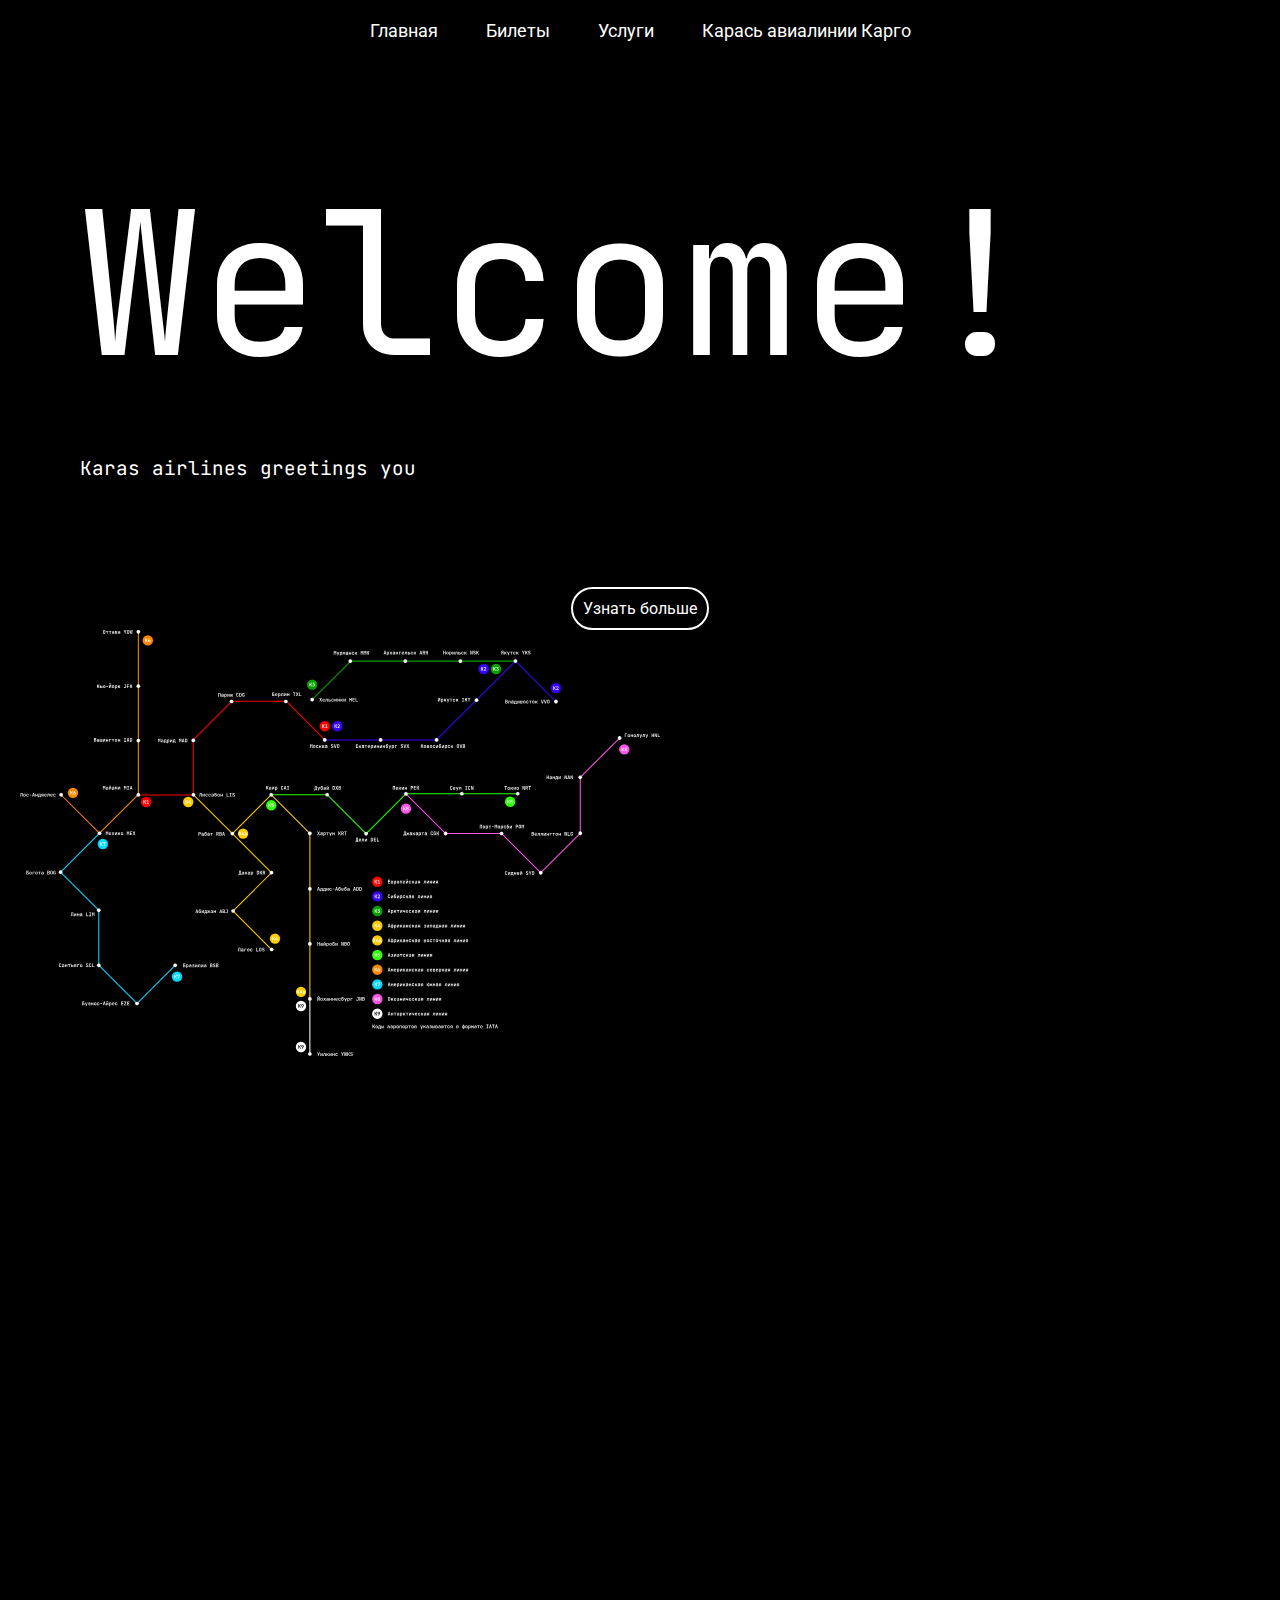
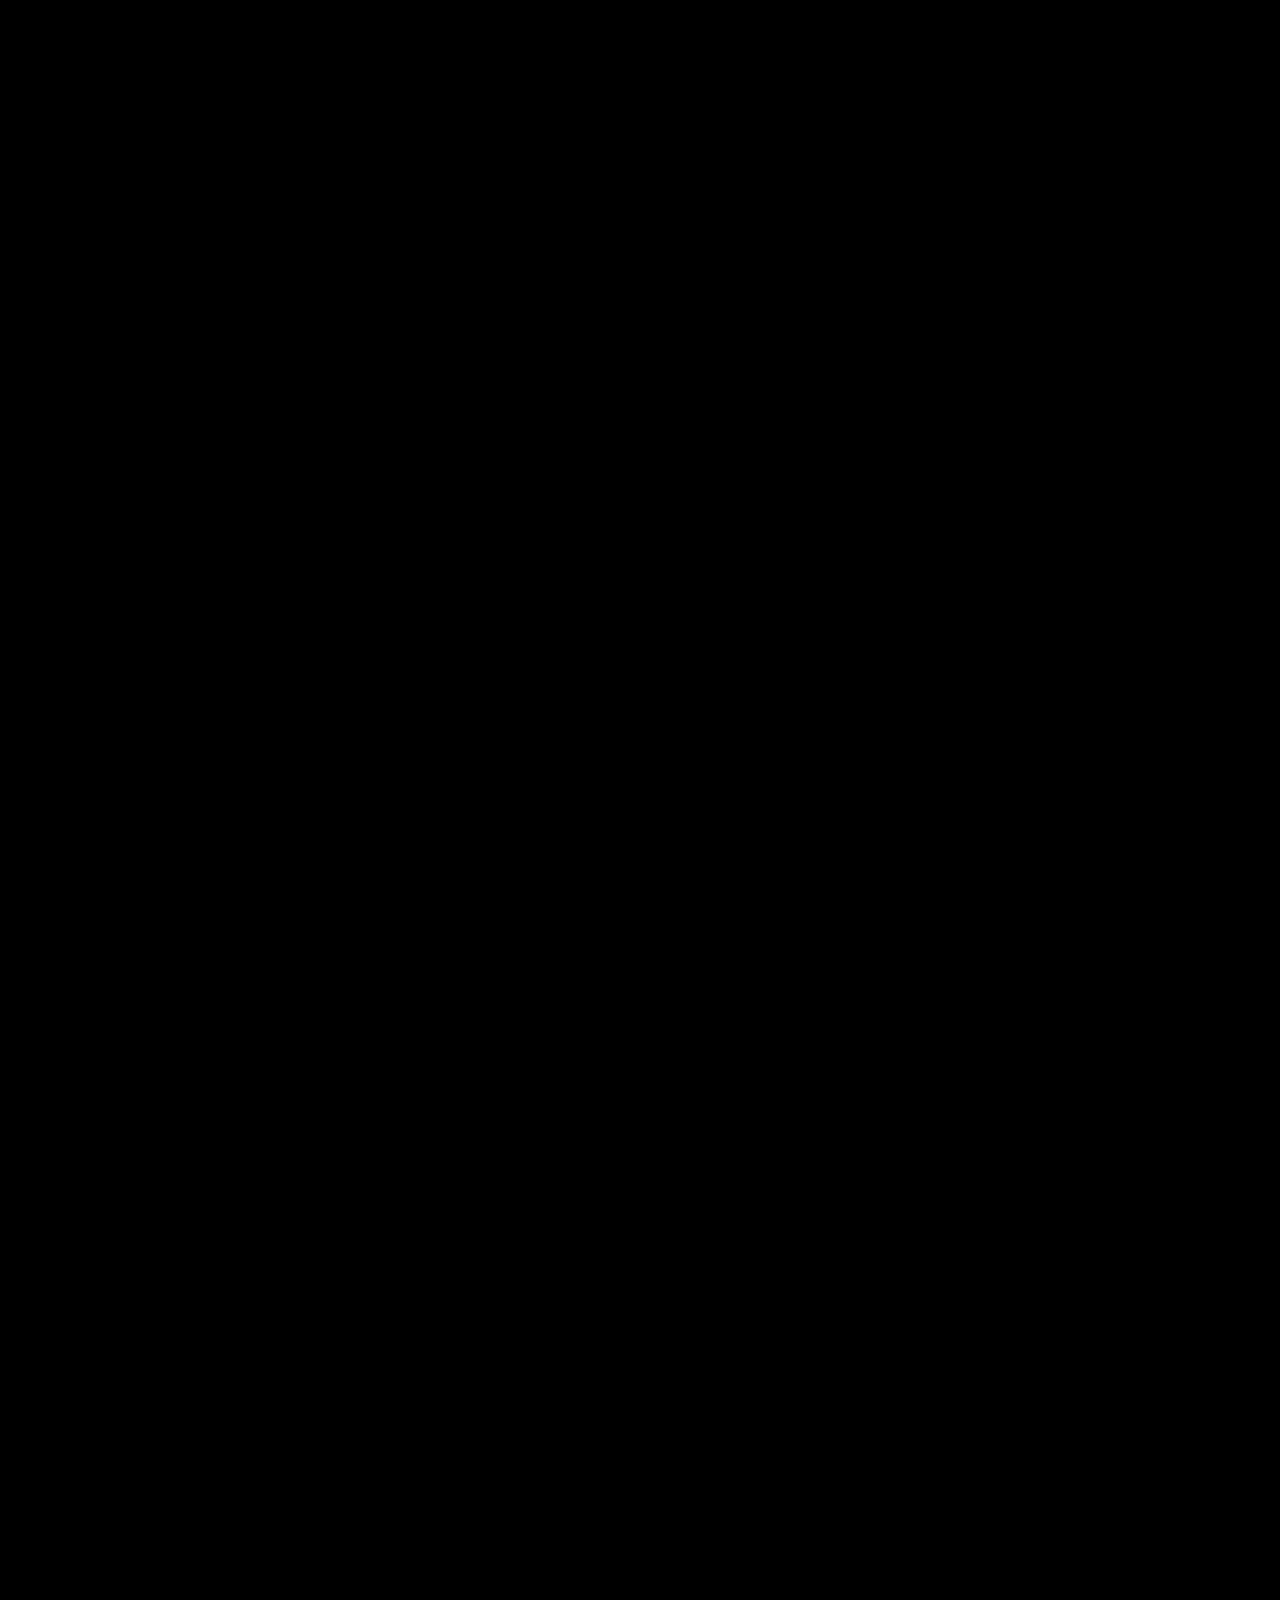
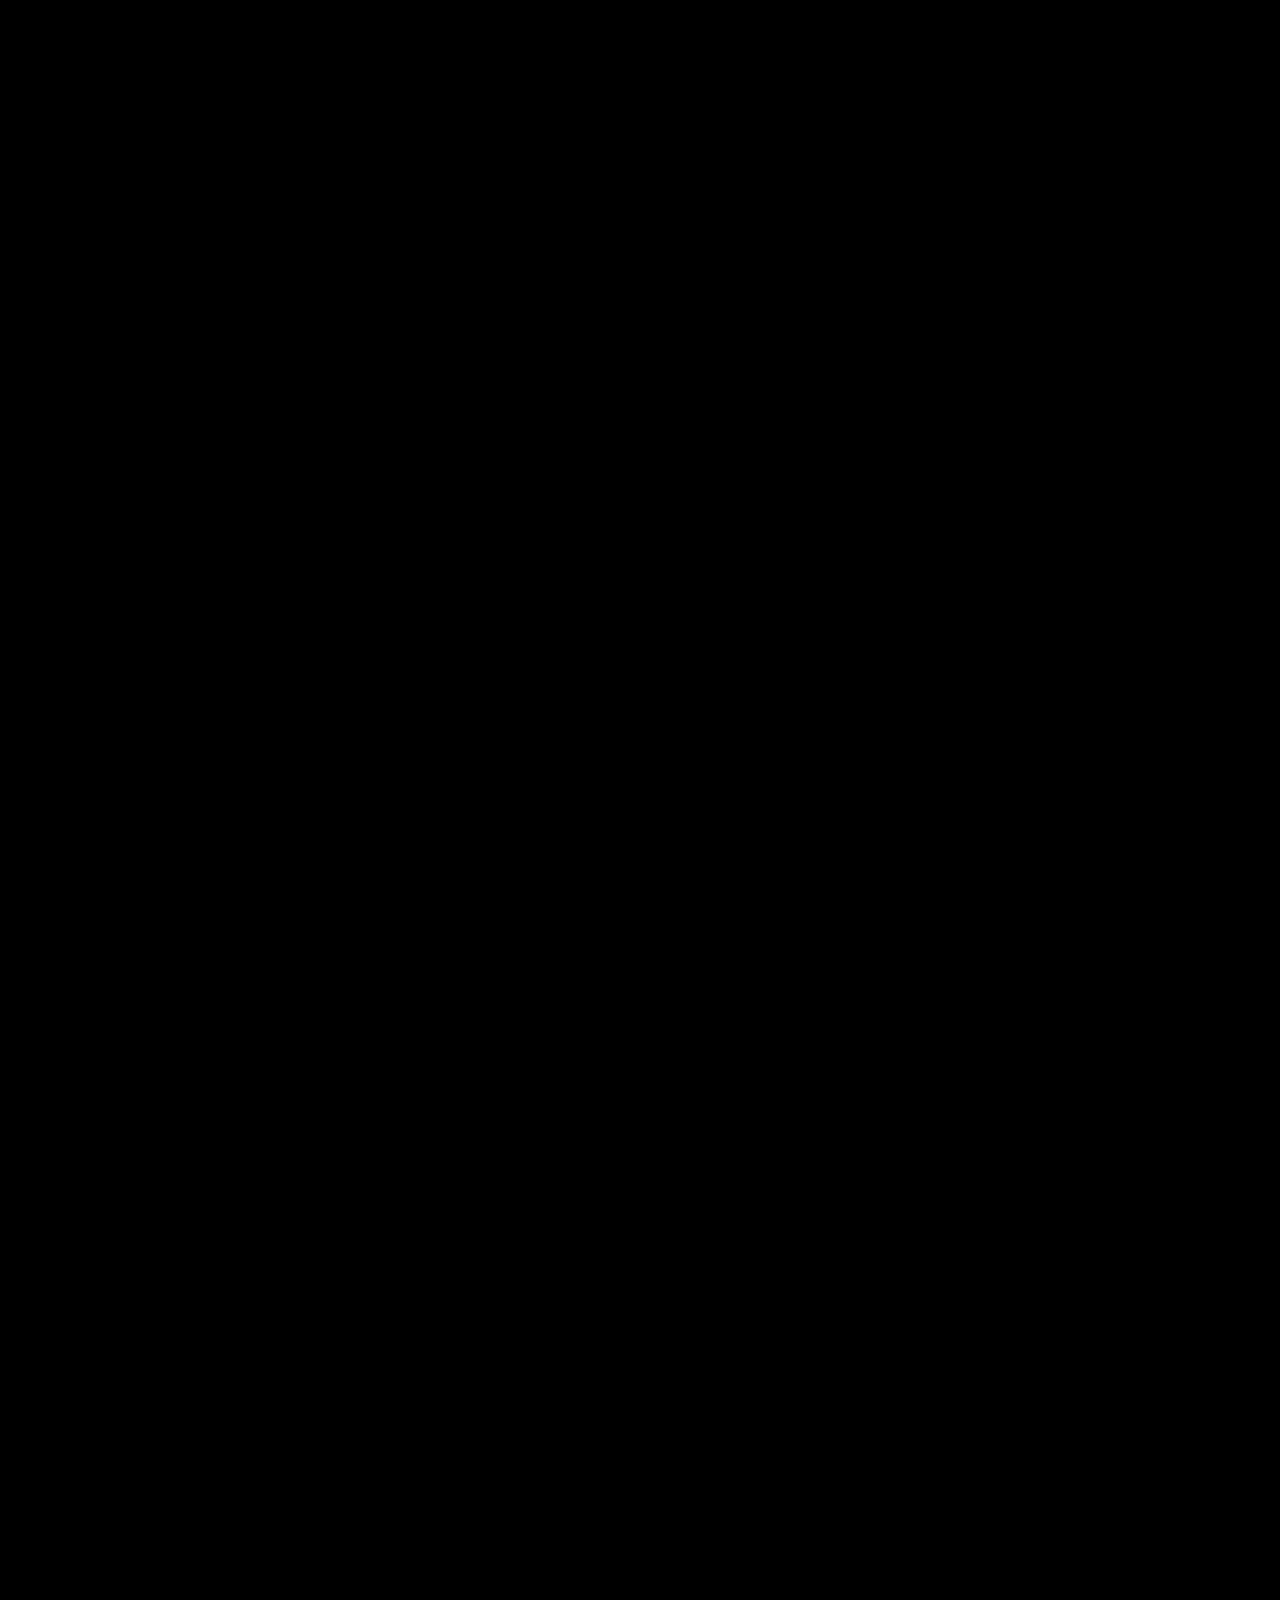
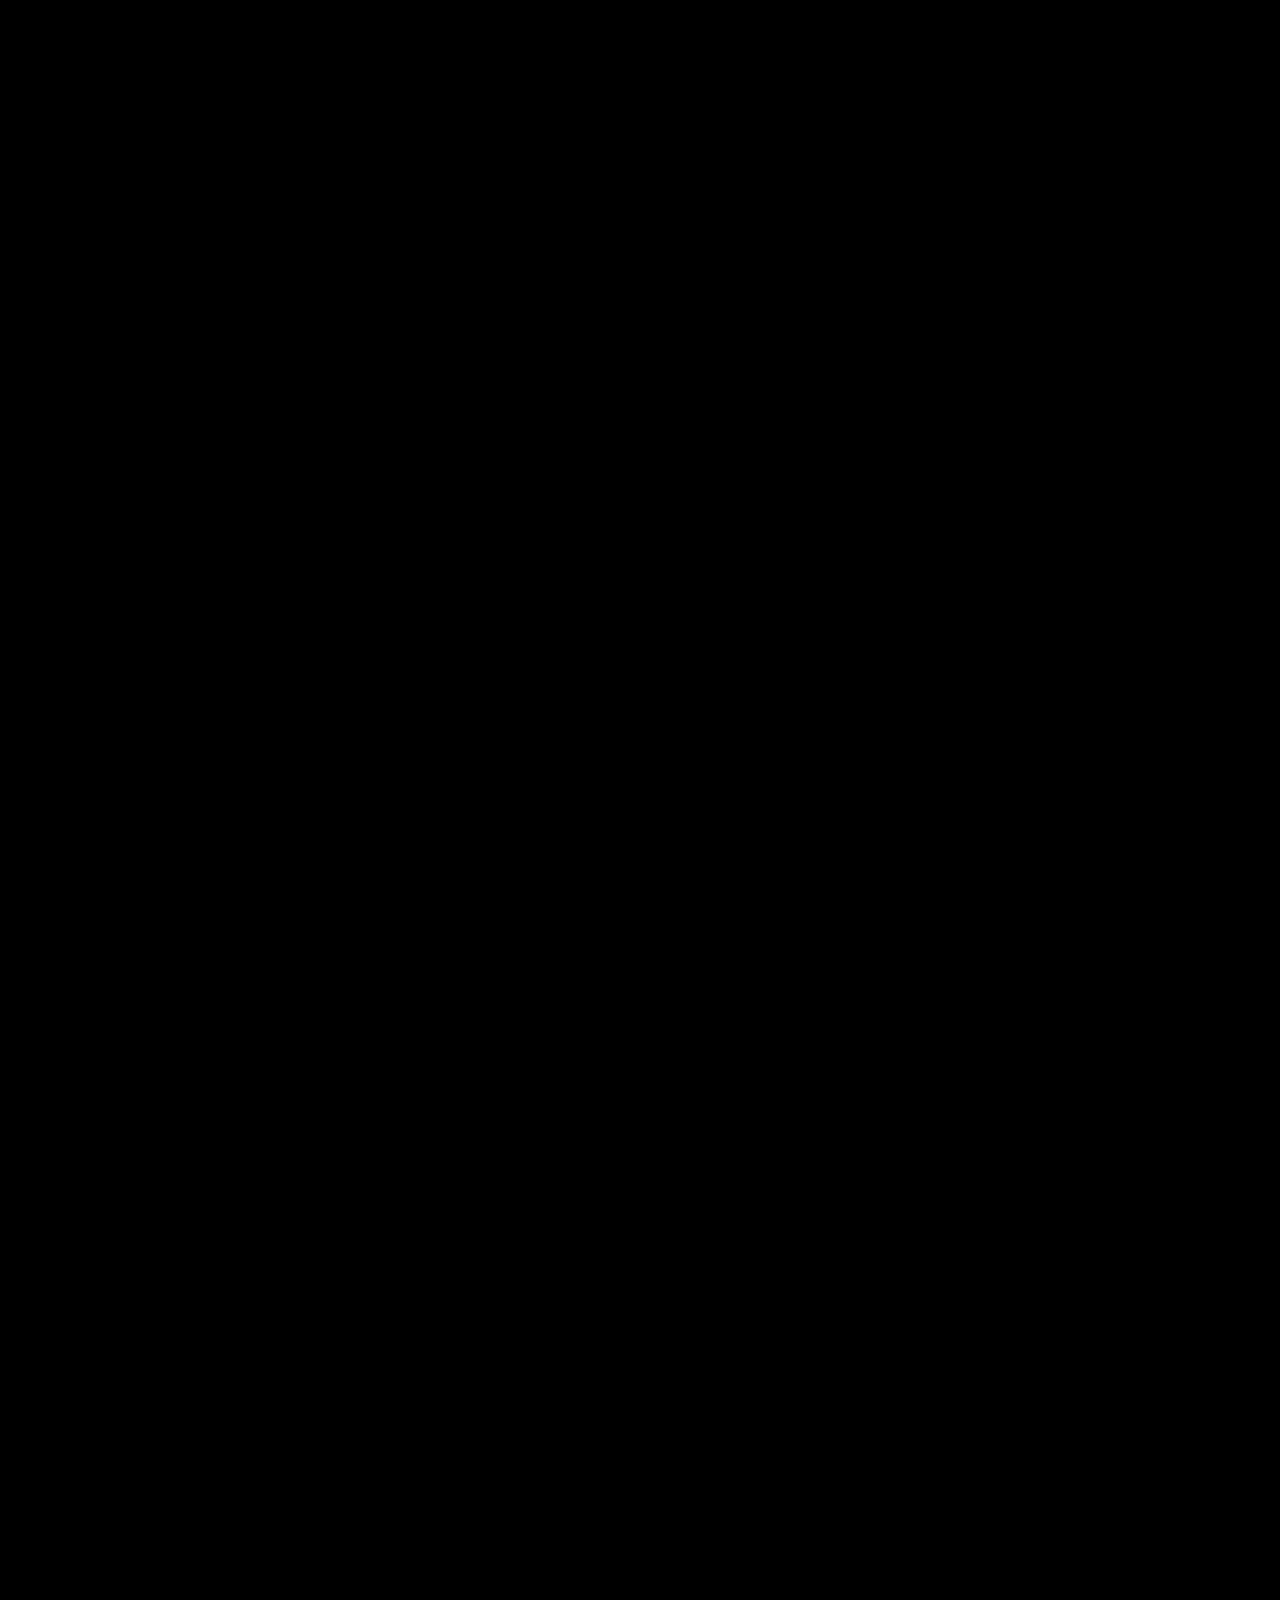
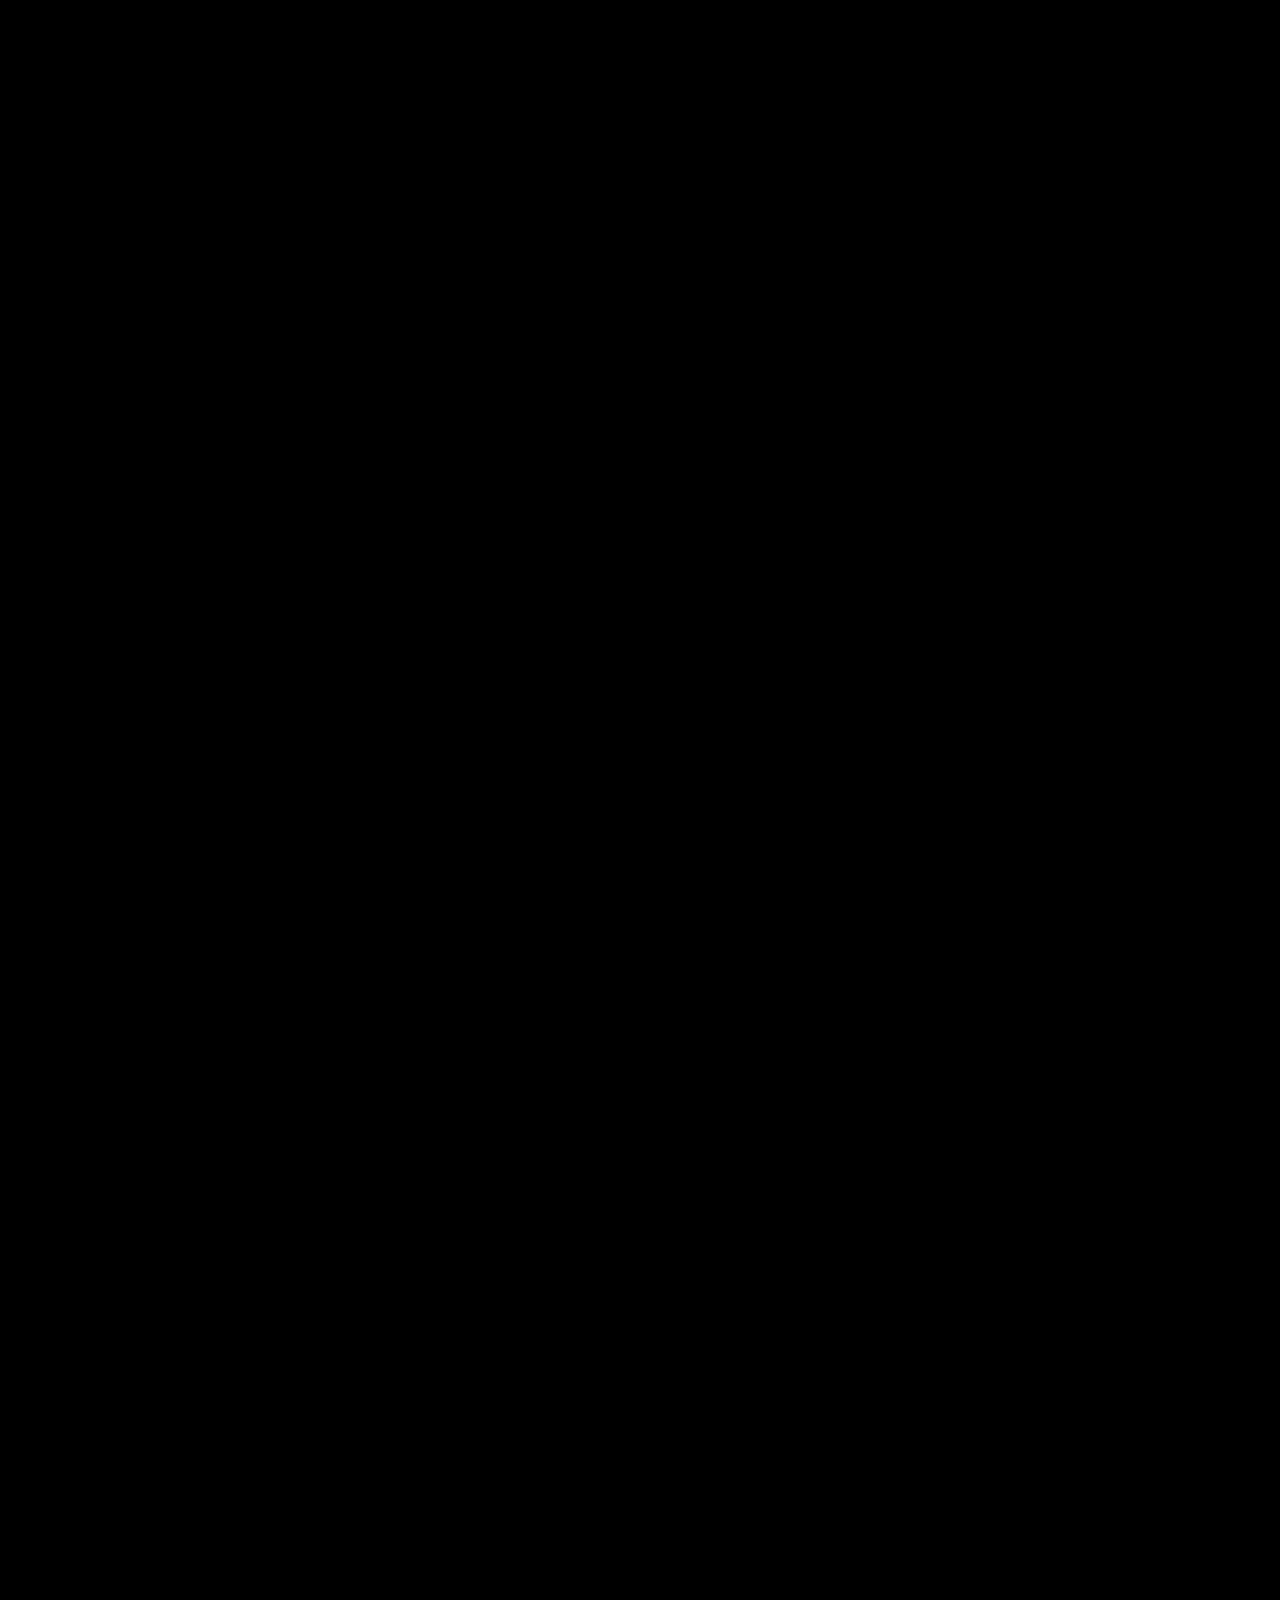
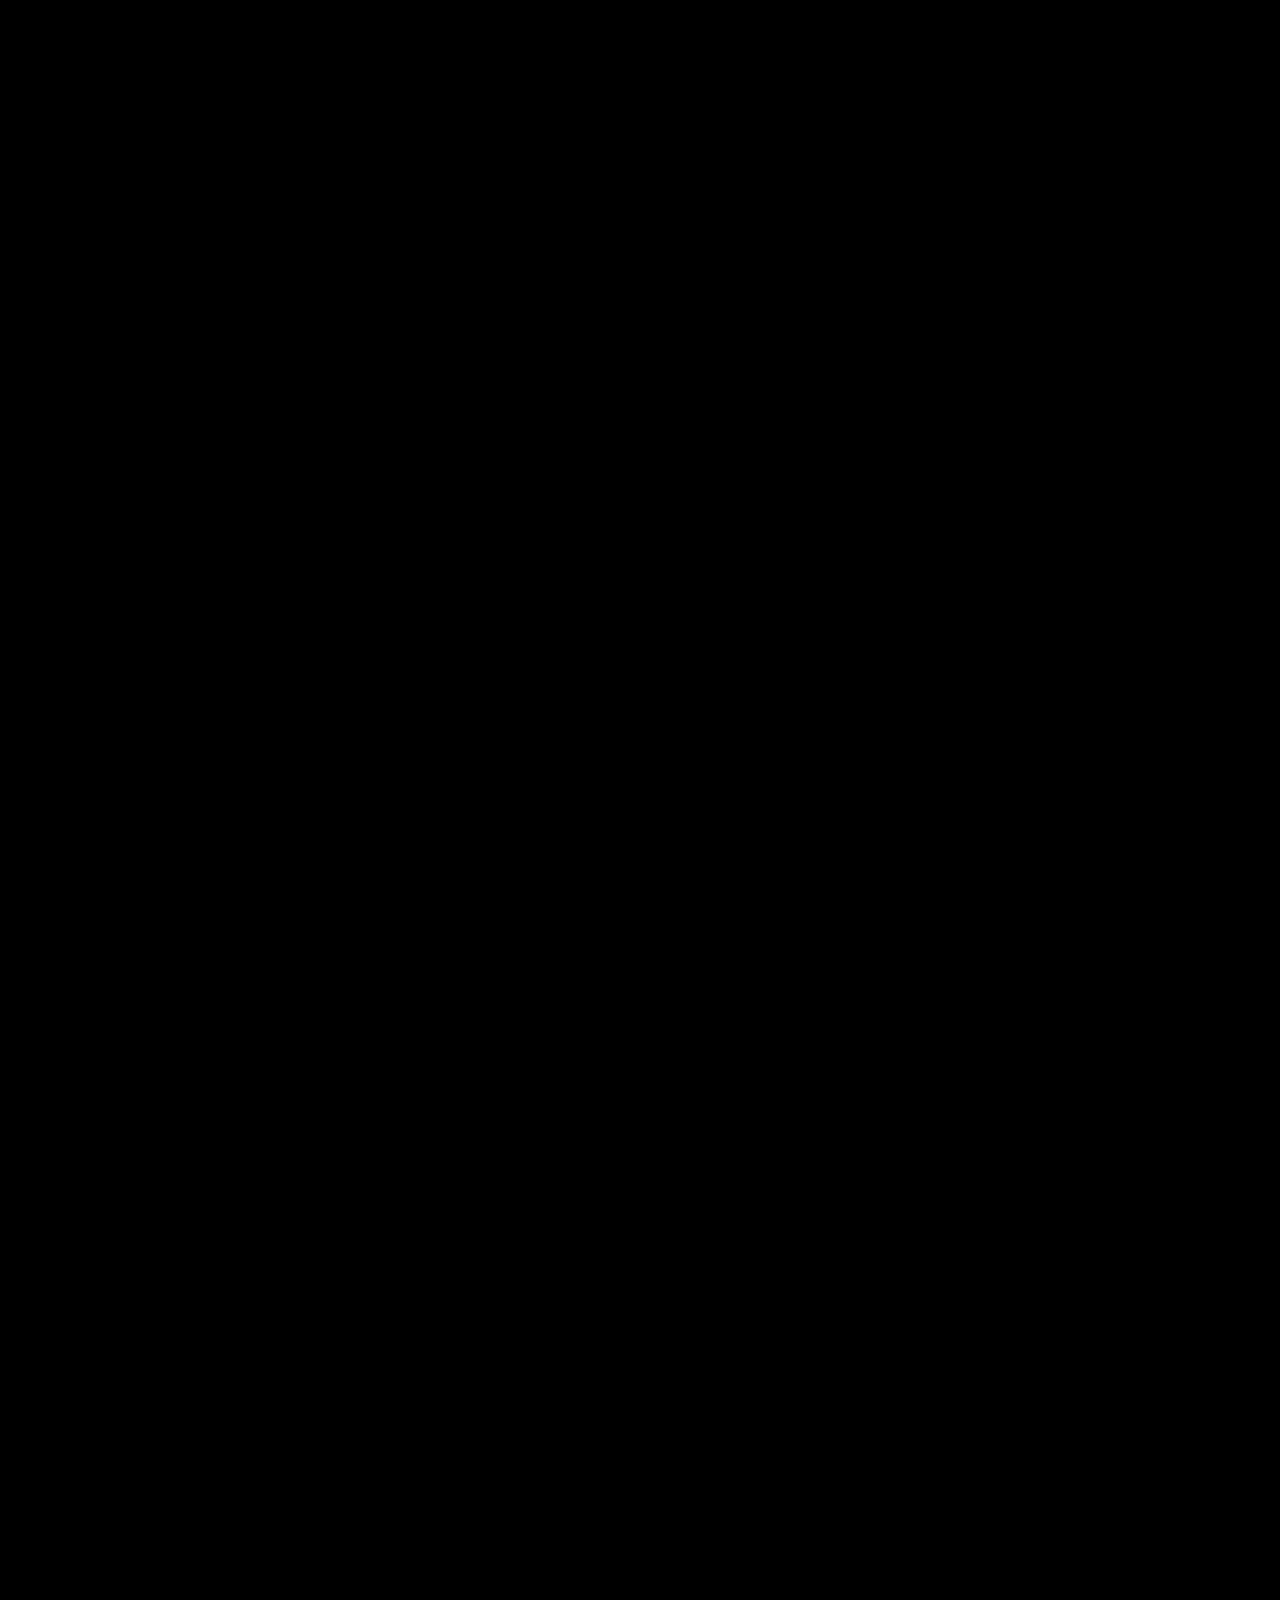
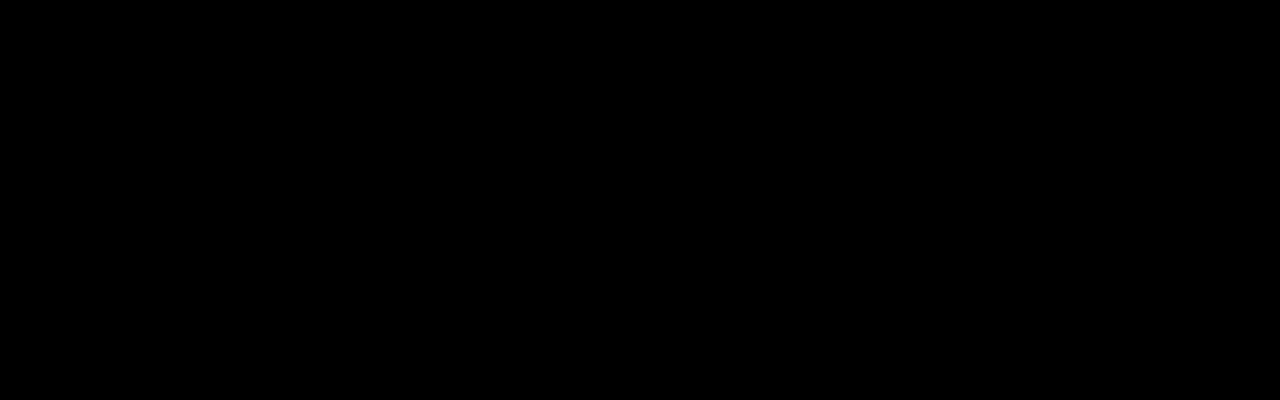
<file: index.html>
<!DOCTYPE html>
<html lang="en">
<head>
    <meta charset="UTF-8">
    <meta name="viewport" content="width=device-width, initial-scale=1.0">
    <title>Главная | Карась авиалинии</title>
    <!-- Изначальная иконка -->
    <link id="favicon" rel="icon" href="favicon1.ico" type="image/x-icon">
    <link rel="stylesheet" href="./style.css">
    <link rel="preconnect" href="https://fonts.googleapis.com">
    <link rel="preconnect" href="https://fonts.gstatic.com" crossorigin>
    <link rel="preconnect" href="https://fonts.googleapis.com">
    <link rel="preconnect" href="https://fonts.gstatic.com" crossorigin>
    <link href="https://fonts.googleapis.com/css2?family=JetBrains+Mono:ital,wght@0,100..800;1,100..800&family=Roboto:ital,wght@0,100;0,300;0,400;0,500;0,700;0,900;1,100;1,300;1,400;1,500;1,700;1,900&family=Work+Sans:ital,wght@0,100..900;1,100..900&display=swap" rel="stylesheet">
</head>
<body>
    <!-- Навигация -->
    <nav id="nav">
        <a href="#" onclick="showSection('home')">Главная</a>
        <a href="#" onclick="showSection('tickets')">Билеты</a>
        <a href="#" onclick="showSection('services')">Услуги</a>
        <a href="#" onclick="showSection('contact')">Карась авиалинии Карго</a>
    </nav>

    <!-- Секции контента -->
    <section id="home">
        <p id="welcomeText">
            <p id="welcomeTextMain" class="welcomeTextMain welcomeText">Добро пожаловать!</p>
            <p id="welcomeTextSecond" class="welcomeTextSecond welcomeText">Вас приветствует авиакомпания "Карась авиалинии"</p>
        </p>
        <div class="welcomeContainer">
            <div class="learnMoreButton" onclick="showSection('home')">Узнать больше</div>
        </div>
        <div class="regularRoutes">
            <div class="schemeContainer">
                <img src="./assets/maps/karas-airlines_scheme.svg" alt="" class="regularRoutesScheme" id="regularRoutesScheme" draggable="false">
            </div>
        </div>
    </section>
    <section id="tickets">
        <h1>Билеты</h1>
        <p>Найдите билеты Карась авиалиний</p>
        <div class="ticketFinder">
            <input type="text" id="cityFrom" placeholder="Отправление" autocomplete="off">
            <input type="text" id="cityTo" placeholder="Назначение" autocomplete="off">
            <input type="date" id="date" autocomplete="off">
            <button id="openModal" onclick="ticketFinder()">Найти билеты</button>
        </div>
        <!-- Модальное окно с ответом на поиск билетов -->
        <div id="modal" class="modal">
            <div class="modal-content">
                <span class="close">&times;</span>
                <h3 id="modalH3">Это модальное окно!</h3>
                <p id="modalText">Описание</p>
            </div>
        </div>
        <div class="firstStockPhotoDiv">
            <div class="firstStockPhotoTextDiv">
                <h2>Будьте счастливы с Карась авиалиниями</h2>
                <p>Удобные маршруты:</p>
                <p>K1 "Европа" Москва - Минск - Берлин - Лондон - Париж - Мадрид</p>
                <p>K2 "Сибирь" Москва - Челябинск - Новосибирск - Иркутск - Хабаровск</p>
                <p>K3 "Арктика" Москва - Мурманск - Архангельск - Воркута - Норильск - Тикси</p>
            </div>
            
            <img src="./assets/stack-pics/main/stock_main001.jpg" alt="Фото 1" class="firstStockPhoto">
        </div>
    </section>
    <section id="services">
        <h1>Услуги</h1>
        <p>Мы предлагаем широкий спектр услуг.</p>
    </section>
    <section id="contact">
        <h1>Контакты</h1>
        <p>Свяжитесь с нами для получения дополнительной информации.</p>
    </section>
    <script src="./script.js"></script>
</body>
</html>
</file>
<file: style.css>
* {
    box-sizing: border-box;
    font-family: 'Roboto';
    color: white;
    background-color: #000000;
    user-select: none;
}

body {
    margin: 0;
    padding: 0;
    height: 10000px;
}
nav {
    position: sticky;
    z-index: 1000;
    top: 0;
    left: 0;
    width: 100%;
    background-color: #000000;
    transition: background-color 0.5s ease-out;
    padding: 10px 0;
    text-align: center;
    padding-top: 20px;
}
nav a {
    color: white;
    text-decoration: none;
    margin: 0 15px;
    font-size: 18px;
    border: 2px solid transparent;
    border-radius: 50px;
    transition: border 0.5s ease-in-out;
    padding: 10px;
    margin: 0 10px;
}
nav a:hover {
    border: 2px solid white;
    border-radius: 50px;
    padding: 10px;
    transition: border 0.5s ease-in-out;
}
section {
    padding: 60px 20px;
    min-height: 100vh;
}

#cityFrom {
    width: 150px;
    height: 40px;
    border-radius: 10px 0 0 10px;
    border: 2px solid #ffffff;
    padding-left: 10px;
}

#cityTo {
    width: 150px;
    height: 40px;
    border: 2px solid #ffffff;
    padding-left: 10px;
}

#date {
    /* Основные стили */
    width: 150px;
    height: 40px;
    color: #ffffff;

    /* Бордеры и радиус */
    border: 2px solid #ffffff;

    /* Фон */
    background: #000000;

    /* Оставляем место для иконки */
    padding-right: 40px;
    padding-left: 10px;
    position: relative;
}

#date::-webkit-calendar-picker-indicator {
    /* Иконка календаря */
    position: absolute;
    right: 10px;
    top: 50%;
    transform: translateY(-50%);
    cursor: pointer;
    color: #007BFF;
    opacity: 1; /* Убедитесь, что он видим */
}

#date:focus {
    border-color: #ccc;
    outline: none;
}

#openModal {
    width: 150px;
    height: 40px;
    border-radius: 0 10px 10px 0;
    border: 2px solid rgb(255, 234, 0);
    padding-left: 10px;
    background-color: rgb(255, 234, 0);
    color: #000000;
    font-weight: 550;
    font-size: 15px;
    cursor: pointer;
}

.modal {
    display: none;
    position: fixed;
    z-index: 1;
    left: 0;
    top: 0;
    width: 100%;
    height: 100%;
    overflow: auto;
    background-color: rgba(0, 0, 0, 0.4);
}

.modal-content {
    background-color: #000000;
    margin: 15% auto; 
    padding: 20px;
    border: 1px solid #888;
    width: 80%; 
    box-shadow: 0 4px 8px rgba(255, 255, 255, 0.2);
    border-radius: 8px;
}

.close {
    color: #aaa;
    float: right;
    font-size: 28px;
    font-weight: bold;
    cursor: pointer;
}

.close:hover,
.close:focus {
    color: black;
    text-decoration: none;
}

.firstStockPhotoDiv{
    display: flex;
    position: absolute;
    top: 100px;
    left: 50vw;
}
.firstStockPhoto{
    width: 20vw;
    margin-left: 3vw;
}



#welcomeSection {
    background-color: black;
}

@keyframes moveWelcomeText {
    from {
        transform: translateY(10px);
        opacity: 0%;
    }

    to {
        transform: translateY(0);
        opacity: 100%;
    }
}

.welcomeText {
    font-family: 'JetBrains Mono';
    user-select: none;
    margin: 40px 0px 0px 60px;
    color: #ffffff;
}

.welcomeTextMain {
    font-size: 200px;
    animation: moveWelcomeText 1s ease-in-out;
}

.welcomeTextSecond {
    animation: moveWelcomeText 1s ease-in-out;
    animation-delay: 0.15s;
    font-size: larger;
}

@keyframes opacity {
    from {
        opacity: 0%;
    }

    to {
        opacity: 100%;
    }
}

.welcomeContainer {
    display: flex;
    justify-content: center;
}

.learnMoreButton {
    margin-top: 10vh;
    cursor: pointer;
    color: #ffffff;
    animation: opacity 1s ease-in-out;
    animation-delay: 0.7s;
    padding: 10px;
    border-radius: 50px;
    border-width: 5px;
    border: 2px solid #ffffff;
}

.regularRoutesScheme {
    width: 50vw;
}

.schemeContainer {
    overflow: hidden;
    position: relative;
    width: 80%;
    height: 70vh;
}
#regularRoutesScheme{
    position: absolute;
    max-width: 100%;
    transition: transform 0.2s ease;
    user-select: none; /* Отключаем выделение текста */
    -webkit-user-drag: none; /* Отключаем перетаскивание в WebKit-браузерах */
    -moz-user-drag: none; /* Отключаем перетаскивание в Firefox */
    -ms-user-drag: none; /* Отключаем перетаскивание в IE */
}
</file>
